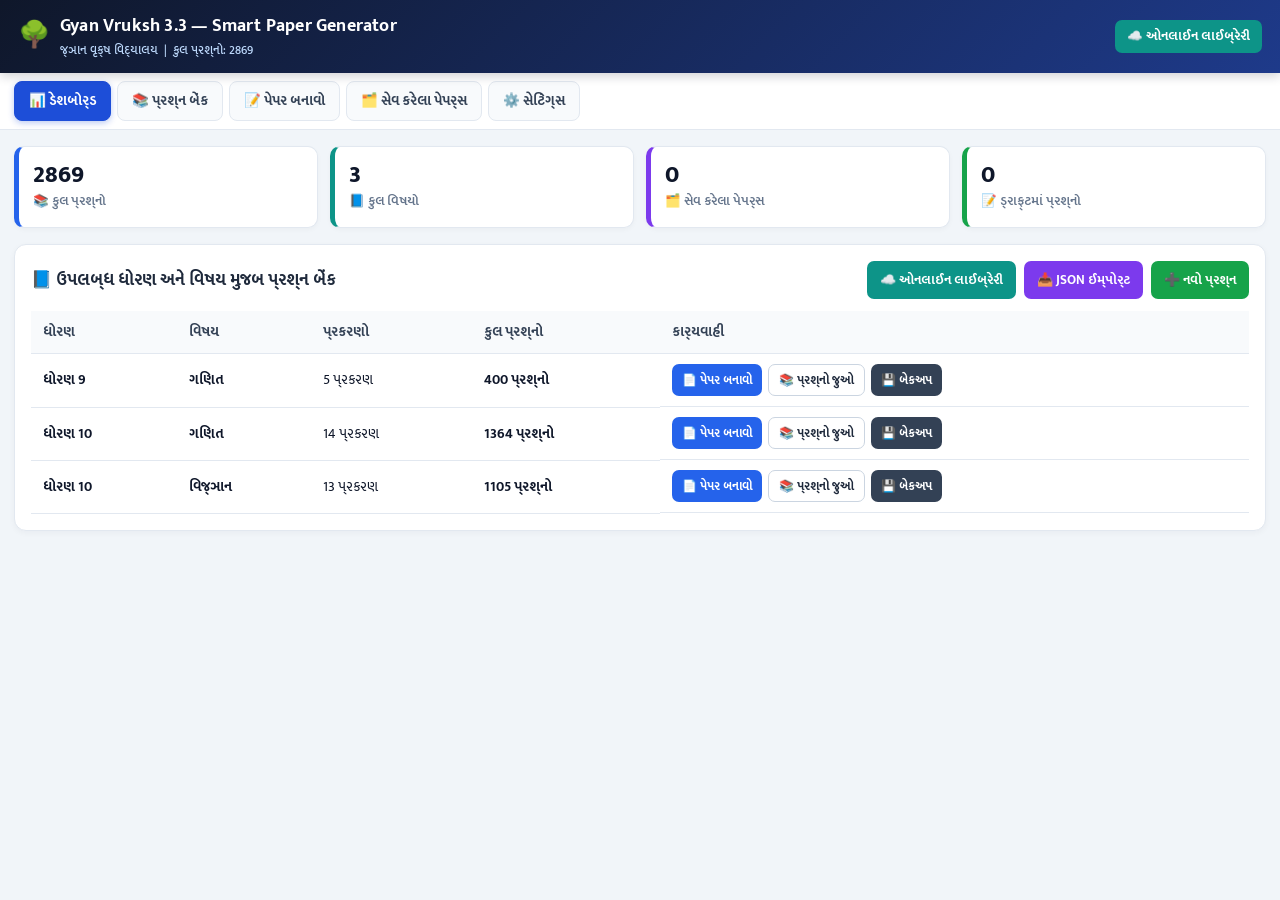
<file: gyan-vruksh-exam-genrator/question-bank.html>
<!DOCTYPE html>
<html lang="gu">
<head>
    <meta charset="UTF-8">
    <meta name="viewport" content="width=device-width, initial-scale=1.0">
    <title>પ્રશ્ન બેંક - જ્ઞાન વૃક્ષ</title>
    <link href="https://fonts.googleapis.com/css2?family=Mukta+Vaani:wght@300;400;600;700&family=Noto+Sans:wght@400;600&display=swap" rel="stylesheet">
    <link rel="stylesheet" href="css/dashboard.css">
    <link rel="stylesheet" href="css/question-bank.css">
    <link rel="stylesheet" href="https://cdnjs.cloudflare.com/ajax/libs/font-awesome/6.4.0/css/all.min.css">
</head>
<body>
    <div class="app-container">
        <aside class="sidebar" id="sidebar">
            <div class="sidebar-header"><h2>જ્ઞાન વૃક્ષ 🌳</h2></div>
            <nav class="sidebar-nav">
                <a href="index.html" class="nav-item"><span>🏠 ડેશબોર્ડ</span></a>
                <a href="paper-builder.html" class="nav-item"><span>📝 નવું પ્રશ્નપત્ર</span></a>
                <a href="question-bank.html" class="nav-item active"><span>📚 પ્રશ્ન બેંક</span></a>
                <a href="solutions.html" class="nav-item"><span>🖨️ PDF ડાઉનલોડ્સ</span></a>
                <a href="settings.html" class="nav-item"><span>⚙️ સેટિંગ્સ & બેકઅપ</span></a>
            </nav>
        </aside>
        <main class="main-content">
            <header class="top-header"><h2 class="header-title">પ્રશ્ન બેંક 📚</h2></header>
            <div class="dashboard-content">
                <div class="toolbar">
                    <div class="filters" style="display:flex; gap:10px; flex-wrap:wrap;">
                        <select id="filterStandard" class="filter-select"><option value="All">બધા ધોરણ</option><option value="9">9</option><option value="10">10</option><option value="11 (Science)">11 (Science)</option><option value="12 (Science)">12 (Science)</option><option value="11 (Arts)">11 (Arts)</option><option value="12 (Arts)">12 (Arts)</option><option value="11 (Commerce)">11 (Commerce)</option><option value="12 (Commerce)">12 (Commerce)</option></select>
                        <select id="filterSubject" class="filter-select"><option value="All">બધા વિષયો</option></select>
                        <select id="filterChap" class="filter-select"><option value="All">બધા પ્રકરણ</option></select>
                        <select id="filterType" class="filter-select">
                            <option value="All">બધા પ્રકાર</option><option value="MCQ">MCQ</option><option value="ખાલી જગ્યા">ખાલી જગ્યા</option><option value="વિકલ્પ સાથે ખાલી જગ્યા">વિકલ્પ સાથે ખાલી જગ્યા</option><option value="ખરા-ખોટા">ખરા-ખોટા</option><option value="જોડકા જોડો">જોડકા જોડો</option><option value="એક વાક્યમાં જવાબ આપો">એક વાક્યમાં</option><option value="ટૂંકમાં જવાબ આપો">ટૂંકમાં</option><option value="માગ્યા મુજબ જવાબ આપો">માગ્યા મુજબ</option><option value="સવિસ્તાર જવાબ આપો">સવિસ્તાર</option>
                        </select>
                    </div>
                    <div style="margin-top:10px;">
                        <input type="file" id="fileImportJSON" accept=".json" style="display:none;">
                        <!-- આ બટન ઈમ્પોર્ટ વિન્ડો ખોલશે -->
                         <button type="button" onclick="window.triggerImport(event)" style="background: #1565c0; color: white; padding: 8px 15px; border: none; border-radius: 5px; cursor: pointer; font-weight: bold; margin-right: 10px;">
                            <i class="fas fa-file-import"></i> પ્રશ્નો ઈમ્પોર્ટ કરો
                        </button>
                        <!-- આ બટન નવો પ્રશ્ન ઉમેરવાનું મોડલ (Popup) ખોલશે -->
                         <button type="button" onclick="window.openAddModal(event)" style="background: #2e7d32; color: white; padding: 8px 15px; border: none; border-radius: 5px; cursor: pointer; font-weight: bold;">
                            <i class="fas fa-plus"></i> નવો પ્રશ્ન ઉમેરો
                        </button>
                    </div>
                </div>
                <div class="table-container">
                    <table class="data-table">
                        <thead><tr><th>Std/Sub</th><th>Ch</th><th>પ્રકાર</th><th style="width:40%;">પ્રશ્ન</th><th>ગુણ</th><th>એક્શન</th></tr></thead>
                        <tbody id="questionsTableBody"></tbody>
                    </table>
                </div>
            </div>
        </main>
    </div>

    <!-- Modal Form -->
    <div class="modal-overlay" id="questionModal">
        <div class="modal-content">
            <div class="modal-header"><h3 id="modalTitle">નવો પ્રશ્ન ઉમેરો</h3><button class="close-modal" id="btnCloseModal"><i class="fas fa-times"></i></button></div>
            <div class="modal-body">
                <form id="questionForm">
                    <input type="hidden" id="qEditId">
                    <div class="form-row">
                        <div class="form-group half"><label>ધોરણ *</label><select id="qStandard" required><option value="9">9</option><option value="10">10</option><option value="11 (Science)">11 (Science)</option><option value="12 (Science)">12 (Science)</option><option value="11 (Arts)">11 (Arts)</option><option value="12 (Arts)">12 (Arts)</option><option value="11 (Commerce)">11 (Commerce)</option><option value="12 (Commerce)">12 (Commerce)</option></select></div>
                        <div class="form-group half"><label>વિષય *</label><select id="qSubject" required></select></div>
                        <div class="form-group half"><label>પ્રકરણ *</label><input type="text" id="qChapter" required></div>
                    </div>
                    <div class="form-row">
                        <div class="form-group half"><label>પ્રશ્નનો પ્રકાર *</label><select id="qType" required><option value="MCQ">MCQ</option><option value="ખાલી જગ્યા">ખાલી જગ્યા</option><option value="વિકલ્પ સાથે ખાલી જગ્યા">વિકલ્પ સાથે ખાલી જગ્યા</option><option value="ખરા-ખોટા">ખરા-ખોટા</option><option value="જોડકા જોડો">જોડકા જોડો</option><option value="એક વાક્યમાં જવાબ આપો">એક વાક્યમાં</option><option value="ટૂંકમાં જવાબ આપો">ટૂંકમાં</option><option value="માગ્યા મુજબ જવાબ આપો">માગ્યા મુજબ</option><option value="સવિસ્તાર જવાબ આપો">સવિસ્તાર</option></select></div>
                        <div class="form-group half"><label>ગુણ (1-10) *</label><input type="number" id="qMarks" min="1" max="10" required></div>
                    </div>
                    <div class="form-group"><label>પ્રશ્ન *</label><textarea id="qText" rows="3" required></textarea></div>
                    <div class="form-group"><label>પ્રશ્નની આકૃતિ (વૈકલ્પિક)</label><input type="file" id="qImage" accept="image/*"><div id="imagePreview"></div></div>
                    <div class="form-group"><label>સોલ્યુશન / જવાબ *</label><textarea id="qAnswer" rows="3" required></textarea></div>
                    <div class="form-group"><label>ઉકેલની આકૃતિ (Solution Image - વૈકલ્પિક)</label><input type="file" id="qSolImage" accept="image/*"><div id="solImagePreview"></div></div>
                    <button type="submit" class="btn-primary w-100"><i class="fas fa-save"></i> પ્રશ્ન સેવ કરો</button>
                </form>
            </div>
        </div>
    </div>
    <script src="js/app.js"></script>
    <script src="js/question-bank.js"></script>
</body>
</html>
</file>
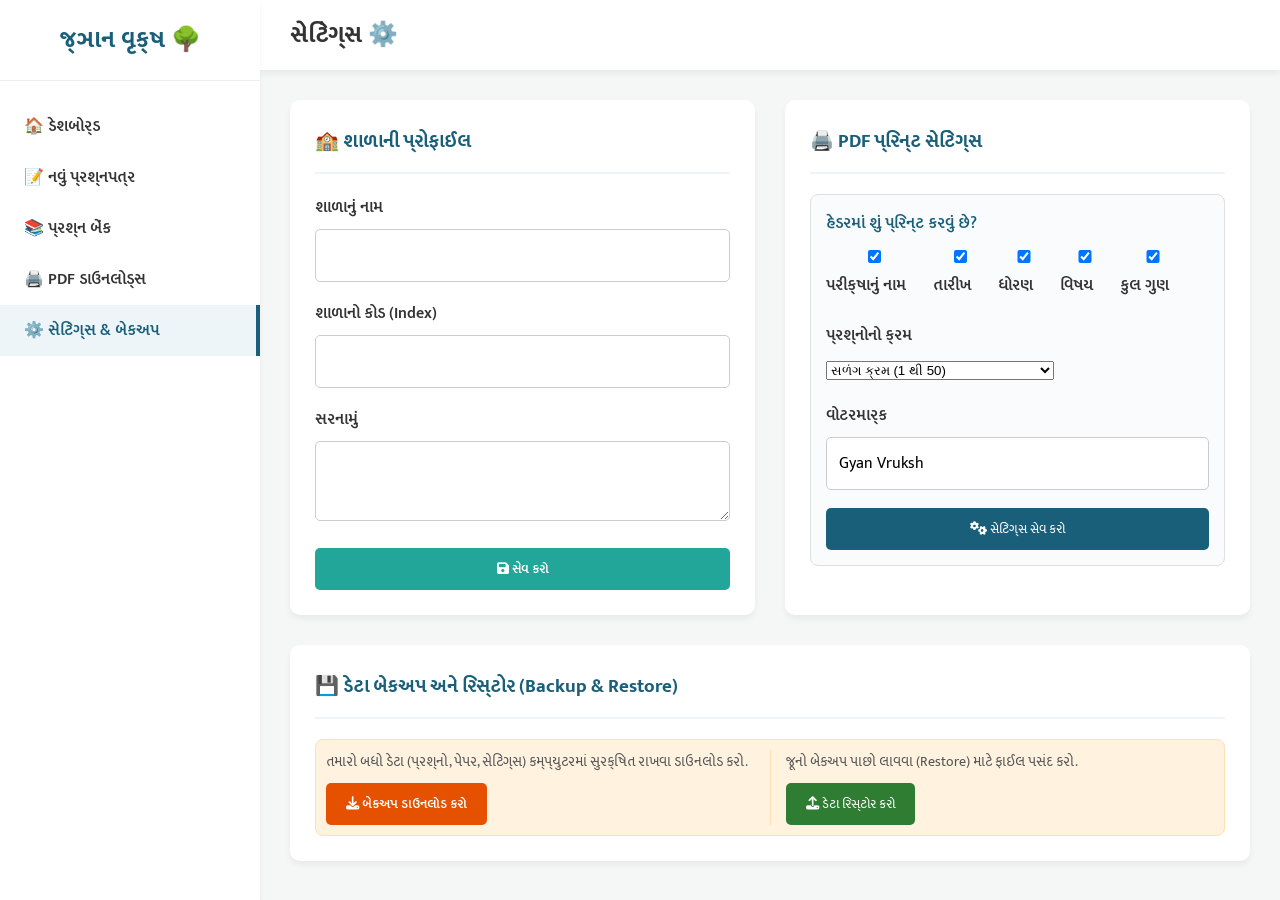
<file: gyan-vruksh-exam-genrator/settings.html>
<!DOCTYPE html>
<html lang="gu">
<head>
    <meta charset="UTF-8">
    <meta name="viewport" content="width=device-width, initial-scale=1.0">
    <title>સેટિંગ્સ - જ્ઞાન વૃક્ષ</title>
    <link href="https://fonts.googleapis.com/css2?family=Mukta+Vaani:wght@300;400;600;700&family=Noto+Sans:wght@400;600&display=swap" rel="stylesheet">
    <link rel="stylesheet" href="css/dashboard.css">
    <link rel="stylesheet" href="css/forms.css">
    <link rel="stylesheet" href="https://cdnjs.cloudflare.com/ajax/libs/font-awesome/6.4.0/css/all.min.css">
</head>
<body>
    <div class="app-container">
        <aside class="sidebar" id="sidebar">
            <div class="sidebar-header"><h2>જ્ઞાન વૃક્ષ 🌳</h2></div>
            <nav class="sidebar-nav">
                <a href="index.html" class="nav-item"><span>🏠 ડેશબોર્ડ</span></a>
                <a href="paper-builder.html" class="nav-item"><span>📝 નવું પ્રશ્નપત્ર</span></a>
                <a href="question-bank.html" class="nav-item"><span>📚 પ્રશ્ન બેંક</span></a>
                <a href="solutions.html" class="nav-item"><span>🖨️ PDF ડાઉનલોડ્સ</span></a>
                <a href="settings.html" class="nav-item active"><span>⚙️ સેટિંગ્સ & બેકઅપ</span></a>
            </nav>
        </aside>
        <main class="main-content">
            <header class="top-header"><button class="menu-toggle" id="menu-toggle"><i class="fas fa-bars"></i></button><h2 class="header-title">સેટિંગ્સ ⚙️</h2></header>
            <div class="dashboard-content">
                <div class="settings-grid">
                    <!-- School Profile -->
                    <div class="form-card">
                        <div class="card-header"><h3>🏫 શાળાની પ્રોફાઈલ</h3></div>
                        <form id="schoolProfileForm" class="custom-form">
                            <div class="form-group"><label>શાળાનું નામ</label><input type="text" id="schoolName" required></div>
                            <div class="form-group"><label>શાળાનો કોડ (Index)</label><input type="text" id="schoolCode"></div>
                            <div class="form-group"><label>સરનામું</label><textarea id="schoolAddress" rows="2"></textarea></div>
                            <button type="submit" class="btn-primary w-100"><i class="fas fa-save"></i> સેવ કરો</button>
                        </form>
                    </div>
                    <!-- PDF Settings -->
                    <div class="form-card">
                        <div class="card-header"><h3>🖨️ PDF પ્રિન્ટ સેટિંગ્સ</h3></div>
                        <form id="pdfSettingsForm" class="custom-form" style="background:#f9fbfc; padding:15px; border-radius:8px; border:1px solid #e0e0e0;">
                            <label style="color:var(--primary-color);">હેડરમાં શું પ્રિન્ટ કરવું છે?</label>
                            <div style="display:flex; flex-wrap:wrap; gap:10px; margin-bottom:15px;">
                                <label><input type="checkbox" id="chkExamName"> પરીક્ષાનું નામ</label>
                                <label><input type="checkbox" id="chkDate"> તારીખ</label>
                                <label><input type="checkbox" id="chkStd"> ધોરણ</label>
                                <label><input type="checkbox" id="chkSubject"> વિષય</label>
                                <label><input type="checkbox" id="chkTotalMarks"> કુલ ગુણ</label>
                            </div>
                            <div class="form-group"><label>પ્રશ્નોનો ક્રમ</label><select id="pdfNumberingStyle"><option value="continuous">સળંગ ક્રમ (1 થી 50)</option><option value="section">વિભાગ મુજબ (દરેક વિભાગમાં 1 થી શરૂ)</option></select></div>
                            <div class="form-group"><label>વોટરમાર્ક</label><input type="text" id="pdfWatermark" placeholder="દા.ત. જ્ઞાન વૃક્ષ"></div>
                            <button type="button" id="btnSavePdfSettings" class="btn-secondary w-100"><i class="fas fa-cogs"></i> સેટિંગ્સ સેવ કરો</button>
                        </form>
                    </div>
                    <!-- Backup & Restore -->
                    <div class="form-card" style="grid-column: 1 / -1;">
                        <div class="card-header"><h3>💾 ડેટા બેકઅપ અને રિસ્ટોર (Backup & Restore)</h3></div>
                        <div style="display:flex; gap:15px; flex-wrap:wrap; padding:10px; background:#fff3e0; border-radius:8px; border:1px solid #ffe0b2;">
                            <div style="flex:1;">
                                <p style="margin-bottom:10px; font-size:14px; color:#555;">તમારો બધો ડેટા (પ્રશ્નો, પેપર, સેટિંગ્સ) કમ્પ્યુટરમાં સુરક્ષિત રાખવા ડાઉનલોડ કરો.</p>
                                <button id="btnBackup" class="btn-primary" style="background:#e65100;"><i class="fas fa-download"></i> બેકઅપ ડાઉનલોડ કરો</button>
                            </div>
                            <div style="flex:1; border-left:1px solid #ffe0b2; padding-left:15px;">
                                <p style="margin-bottom:10px; font-size:14px; color:#555;">જૂનો બેકઅપ પાછો લાવવા (Restore) માટે ફાઈલ પસંદ કરો.</p>
                                <input type="file" id="fileRestore" accept=".json" style="display:none;">
                                <button id="btnRestore" class="btn-secondary" style="background:#2e7d32;"><i class="fas fa-upload"></i> ડેટા રિસ્ટોર કરો</button>
                            </div>
                        </div>
                    </div>
                </div>
            </div>
        </main>
    </div>
    <script src="js/app.js"></script>
    <script src="js/settings.js"></script>
</body>
</html>
</file>
<file: gyan-vruksh-exam-genrator/css/dashboard.css>
:root {
    --primary-color: #1a5f7a;
    --secondary-color: #22a699;
    --bg-color: #f4f7f6;
    --sidebar-bg: #ffffff;
    --text-dark: #333333;
    --text-light: #777777;
    --danger: #e74c3c;
    --success: #2ecc71;
    --warning: #f39c12;
    --font-gu: 'Mukta Vaani', sans-serif;
    --font-en: 'Noto Sans', sans-serif;
    --shadow: 0 4px 6px rgba(0,0,0,0.05);
}

* { margin: 0; padding: 0; box-sizing: border-box; }

body {
    font-family: var(--font-gu);
    background-color: var(--bg-color);
    color: var(--text-dark);
}

/* Layout */
.app-container { display: flex; height: 100vh; overflow: hidden; }

/* Sidebar */
.sidebar {
    width: 260px;
    background: var(--sidebar-bg);
    box-shadow: var(--shadow);
    display: flex;
    flex-direction: column;
    transition: all 0.3s ease;
    z-index: 100;
}

.sidebar-header {
    padding: 20px;
    text-align: center;
    border-bottom: 1px solid #eee;
}
.sidebar-header h2 { color: var(--primary-color); font-weight: 700; font-size: 1.5rem; }
.sidebar-header p { font-size: 0.9rem; color: var(--text-light); }

.sidebar-nav { flex: 1; padding: 20px 0; overflow-y: auto; }
.nav-item {
    display: flex;
    align-items: center;
    padding: 12px 24px;
    color: var(--text-dark);
    text-decoration: none;
    font-weight: 600;
    transition: 0.2s;
}
.nav-item i { width: 25px; color: var(--text-light); font-size: 1.1rem; }
.nav-item:hover, .nav-item.active { background: #eef5f9; color: var(--primary-color); border-right: 4px solid var(--primary-color); }
.nav-item:hover i, .nav-item.active i { color: var(--primary-color); }

.sidebar-footer { padding: 20px; border-top: 1px solid #eee; }
.btn-logout { width: 100%; padding: 10px; background: none; border: 1px solid var(--danger); color: var(--danger); border-radius: 5px; cursor: pointer; font-family: var(--font-gu); font-weight: 600; transition: 0.2s;}
.btn-logout:hover { background: var(--danger); color: white; }

/* Main Content */
.main-content { flex: 1; display: flex; flex-direction: column; overflow-y: auto; }
.top-header { display: flex; justify-content: space-between; align-items: center; padding: 15px 30px; background: white; box-shadow: var(--shadow); }
.menu-toggle { display: none; background: none; border: none; font-size: 1.5rem; cursor: pointer; color: var(--primary-color); }

.user-profile { display: flex; align-items: center; gap: 10px; }
.user-name { font-family: var(--font-en); font-weight: 600; }
.avatar { width: 40px; height: 40px; background: var(--primary-color); color: white; border-radius: 50%; display: flex; align-items: center; justify-content: center; font-weight: bold; font-family: var(--font-en); }

.dashboard-content { padding: 30px; flex: 1; }
.page-title { font-size: 1.8rem; margin-bottom: 25px; color: var(--primary-color); }

/* Stats Grid */
.stats-grid { display: grid; grid-template-columns: repeat(auto-fit, minmax(250px, 1fr)); gap: 20px; margin-bottom: 30px; }
.stat-card { background: white; padding: 20px; border-radius: 10px; box-shadow: var(--shadow); display: flex; align-items: center; gap: 20px; }
.stat-icon { width: 60px; height: 60px; border-radius: 10px; background: #eef5f9; color: var(--primary-color); display: flex; align-items: center; justify-content: center; font-size: 2rem; }
.stat-details h3 { font-size: 1rem; color: var(--text-light); font-weight: 600; }
.stat-number { font-size: 1.8rem; font-weight: 700; color: var(--text-dark); font-family: var(--font-en); }

/* Table */
.recent-papers { background: white; padding: 20px; border-radius: 10px; box-shadow: var(--shadow); }
.section-header { display: flex; justify-content: space-between; align-items: center; margin-bottom: 20px; }
.btn-primary { background: var(--secondary-color); color: white; border: none; padding: 10px 20px; border-radius: 5px; cursor: pointer; font-family: var(--font-gu); font-weight: 600; }

.table-responsive { overflow-x: auto; }
.data-table { width: 100%; border-collapse: collapse; }
.data-table th, .data-table td { padding: 15px; text-align: left; border-bottom: 1px solid #eee; }
.data-table th { color: var(--text-light); font-weight: 600; }
.badge { padding: 5px 10px; border-radius: 15px; font-size: 0.85rem; font-family: var(--font-en); font-weight: 600; }
.badge-success { background: #d5f5e3; color: #27ae60; }
.badge-warning { background: #fdebd0; color: #e67e22; }
.btn-icon { background: none; border: none; color: var(--primary-color); cursor: pointer; font-size: 1.1rem; margin-right: 10px; }

/* Footer */
.app-footer { padding: 20px; text-align: center; color: var(--text-light); font-size: 0.9rem; }

/* Responsive Mobile-First */
@media (max-width: 768px) {
    .sidebar { position: fixed; left: -260px; height: 100%; }
    .sidebar.active { left: 0; }
    .menu-toggle { display: block; }
    .stats-grid { grid-template-columns: 1fr; }
    .top-header { padding: 15px 20px; }
}
</file>
<file: gyan-vruksh-exam-genrator/css/question-bank.css>
/* css/question-bank.css */
.toolbar {
    display: flex;
    justify-content: space-between;
    align-items: center;
    background: white;
    padding: 15px 20px;
    border-radius: 10px;
    box-shadow: var(--shadow);
    margin-bottom: 20px;
}

.filters {
    display: flex;
    gap: 15px;
}

.filter-select {
    padding: 10px;
    border: 1px solid #ccc;
    border-radius: 5px;
    font-family: var(--font-gu);
    font-size: 1rem;
    min-width: 150px;
}

.table-container {
    background: white;
    border-radius: 10px;
    box-shadow: var(--shadow);
    overflow-x: auto;
}

/* Modal Styles */
.modal-overlay {
    position: fixed;
    top: 0; left: 0; width: 100%; height: 100%;
    background: rgba(0, 0, 0, 0.5);
    display: none;
    justify-content: center;
    align-items: center;
    z-index: 1000;
}

.modal-content {
    background: white;
    width: 90%;
    max-width: 800px;
    border-radius: 10px;
    box-shadow: 0 5px 15px rgba(0,0,0,0.3);
    max-height: 90vh;
    overflow-y: auto;
}

.modal-header {
    display: flex;
    justify-content: space-between;
    align-items: center;
    padding: 15px 20px;
    background: var(--primary-color);
    color: white;
    border-radius: 10px 10px 0 0;
}

.close-modal {
    background: none;
    border: none;
    color: white;
    font-size: 1.5rem;
    cursor: pointer;
}

.modal-body {
    padding: 20px;
}

.form-row {
    display: flex;
    gap: 20px;
}

.form-group.half {
    flex: 1;
}

.form-group {
    margin-bottom: 15px;
}

.form-group label {
    display: block;
    margin-bottom: 8px;
    font-weight: 600;
    color: var(--text-dark);
}

.form-group input, .form-group select, .form-group textarea {
    width: 100%;
    padding: 10px;
    border: 1px solid #ccc;
    border-radius: 5px;
    font-family: var(--font-gu);
}

.form-group input:focus, .form-group select:focus, .form-group textarea:focus {
    border-color: var(--primary-color);
    outline: none;
}

.w-100 { width: 100%; }

.btn-danger {
    background: none;
    border: none;
    color: var(--danger);
    cursor: pointer;
    font-size: 1.1rem;
}

@media (max-width: 768px) {
    .toolbar { flex-direction: column; gap: 15px; align-items: stretch; }
    .filters { flex-direction: column; }
    .form-row { flex-direction: column; gap: 0; }
}
</file>
<file: gyan-vruksh-exam-genrator/css/forms.css>
/* css/forms.css */
.settings-grid {
    display: grid;
    grid-template-columns: 1fr 1fr;
    gap: 30px;
}

.form-card {
    background: white;
    border-radius: 10px;
    box-shadow: var(--shadow);
    padding: 25px;
}

.card-header {
    border-bottom: 2px solid #eef5f9;
    padding-bottom: 15px;
    margin-bottom: 20px;
}

.card-header h3 {
    color: var(--primary-color);
    font-size: 1.2rem;
    display: flex;
    align-items: center;
    gap: 10px;
}

.custom-form .form-group {
    margin-bottom: 18px;
}

.custom-form label {
    display: block;
    margin-bottom: 8px;
    font-weight: 600;
    color: var(--text-dark);
}

.custom-form input, .custom-form textarea {
    width: 100%;
    padding: 12px;
    border: 1px solid #ccc;
    border-radius: 5px;
    font-family: var(--font-gu);
    font-size: 1rem;
}

.custom-form input:focus, .custom-form textarea:focus {
    border-color: var(--primary-color);
    outline: none;
    box-shadow: 0 0 5px rgba(26, 95, 122, 0.2);
}

.w-100 { width: 100%; }

.config-section h4 {
    margin-bottom: 10px;
    color: var(--text-dark);
}

.input-group {
    display: flex;
    gap: 10px;
    margin-bottom: 15px;
}

.input-group input {
    flex: 1;
    padding: 10px;
    border: 1px solid #ccc;
    border-radius: 5px;
    font-family: var(--font-gu);
}

.btn-secondary {
    background: var(--primary-color);
    color: white;
    border: none;
    padding: 10px 20px;
    border-radius: 5px;
    cursor: pointer;
    font-family: var(--font-gu);
}

.badge-list {
    list-style: none;
    display: flex;
    flex-wrap: wrap;
    gap: 10px;
}

.badge-list li {
    background: #eef5f9;
    color: var(--primary-color);
    padding: 5px 12px;
    border-radius: 15px;
    font-size: 0.9rem;
    display: flex;
    align-items: center;
    gap: 8px;
    border: 1px solid #d0e3ec;
}

.delete-badge {
    cursor: pointer;
    color: var(--danger);
    font-size: 0.8rem;
}

.success-msg {
    color: var(--success);
    margin-top: 10px;
    text-align: center;
    font-weight: bold;
}
.mt-20 { margin-top: 20px; }

/* Mobile Responsive */
@media (max-width: 768px) {
    .settings-grid { grid-template-columns: 1fr; }
}
</file>
